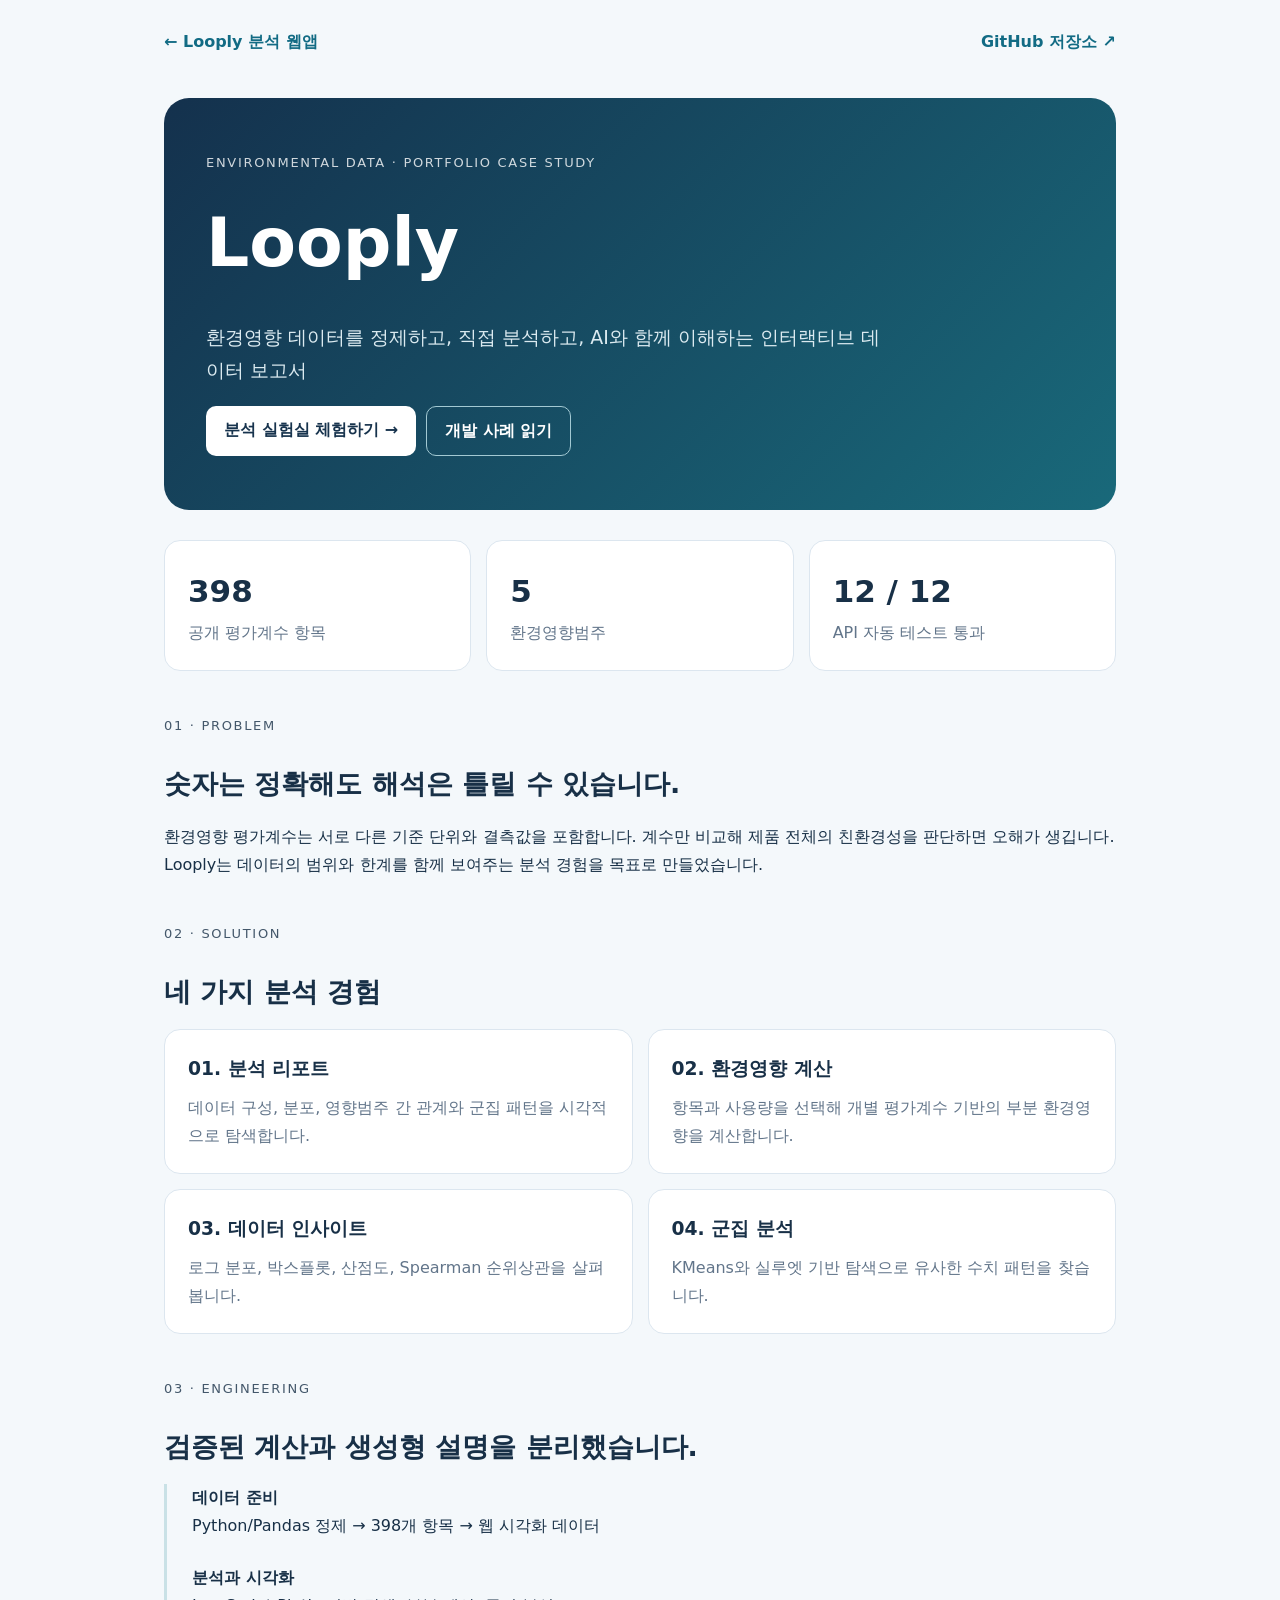
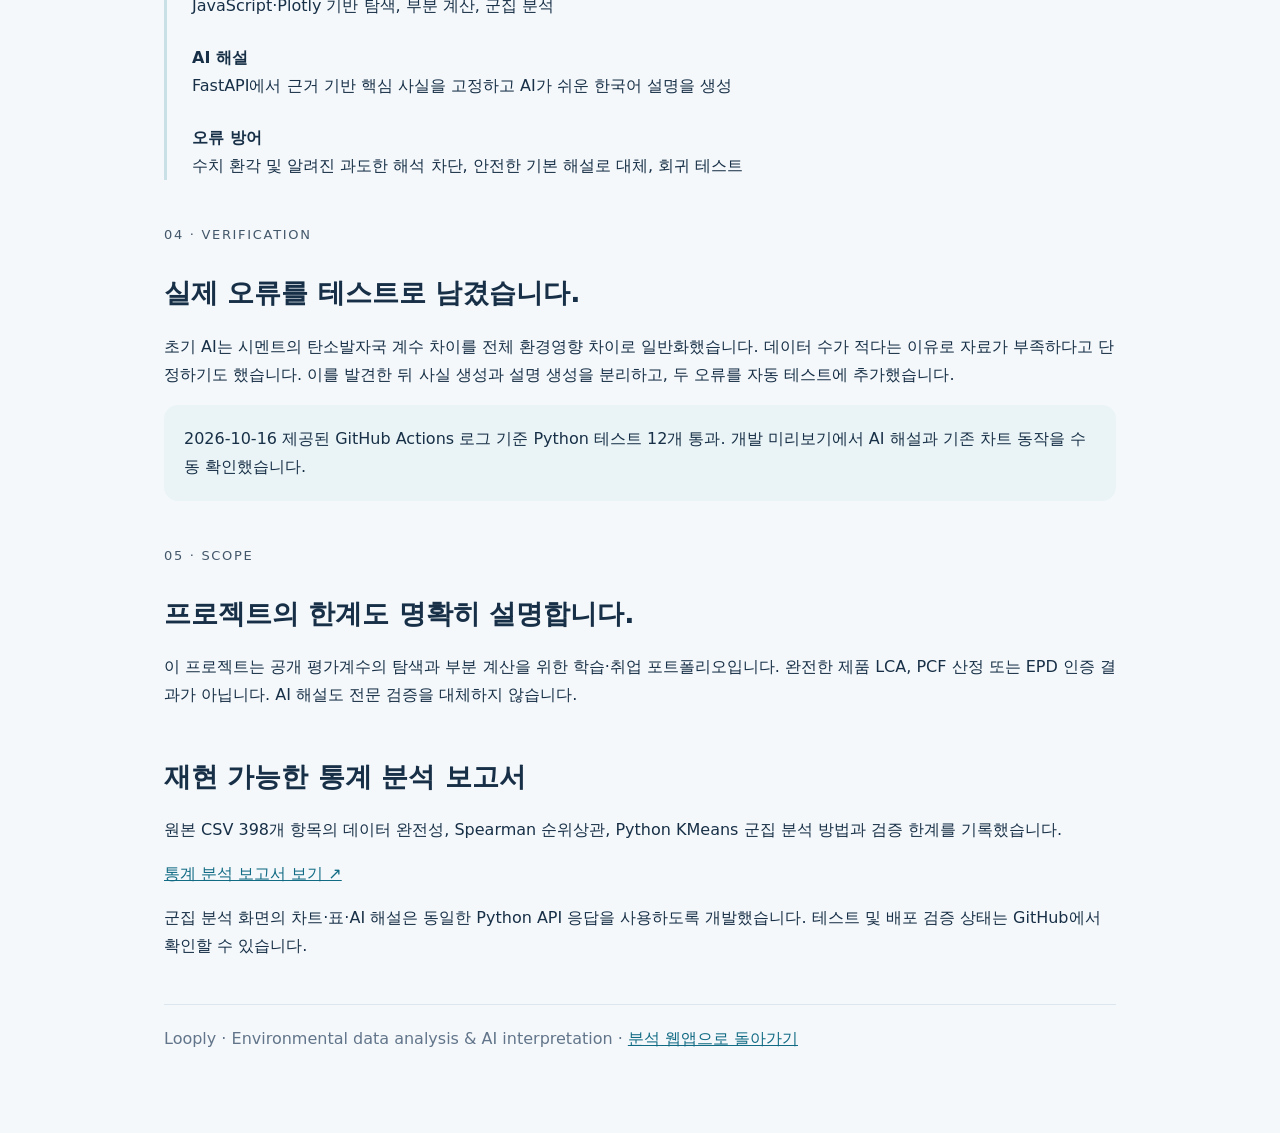
<file: portfolio.html>
<!doctype html><html lang="ko"><head><meta charset="utf-8"><meta name="viewport" content="width=device-width,initial-scale=1"><title>Looply | 프로젝트 소개</title><style>
:root{color-scheme:light;--ink:#183047;--muted:#62758a;--line:#dce6ef;--bg:#f4f8fb;--accent:#207d92}*{box-sizing:border-box}body{margin:0;background:var(--bg);color:var(--ink);font:16px/1.75 system-ui,'Malgun Gothic',sans-serif}main{max-width:1000px;margin:auto;padding:28px 24px 80px}a{color:#126b84}header{display:flex;align-items:center;justify-content:space-between;gap:14px;flex-wrap:wrap}header a{font-weight:700;text-decoration:none}.hero{margin:42px 0 30px;padding:54px 42px;border-radius:25px;background:linear-gradient(135deg,#14314d,#19697a);color:white}.eyebrow{font-size:13px;letter-spacing:.13em;text-transform:uppercase;opacity:.8}.hero h1{font-size:clamp(36px,6vw,68px);margin:8px 0}.hero p{font-size:19px;max-width:680px;color:#dbeaf0}.buttons{display:flex;gap:10px;flex-wrap:wrap}.buttons a{display:inline-block;border-radius:10px;padding:10px 18px;background:#fff;color:#17334d;text-decoration:none;font-weight:700}.buttons a.alt{background:transparent;border:1px solid #a3c9d3;color:white}.stats,.cards{display:grid;grid-template-columns:repeat(3,1fr);gap:15px}.stats div,.card{padding:23px;border:1px solid var(--line);background:white;border-radius:16px}.stats b{font-size:31px;display:block}.stats span,.muted{color:var(--muted)}section{margin:44px 0}h2{font-size:27px;margin-bottom:14px}.cards{grid-template-columns:repeat(2,1fr)}.card h3{margin:0 0 8px}.card p{margin:0;color:var(--muted)}.timeline{border-left:3px solid #c9e1e6;padding-left:25px}.timeline p{margin:0 0 24px}.notice{padding:20px;background:#eaf4f6;border-radius:14px}footer{border-top:1px solid var(--line);padding-top:20px;color:var(--muted)}@media(max-width:650px){.stats,.cards{grid-template-columns:1fr}.hero{padding:34px 24px}}
</style></head><body><main><header><a href="./index.html">← Looply 분석 웹앱</a><a href="https://github.com/goalbangg-prog/Looply-mini-LCA/tree/feature/ai-insights">GitHub 저장소 ↗</a></header>
<div class="hero"><div class="eyebrow">Environmental data · Portfolio case study</div><h1>Looply</h1><p>환경영향 데이터를 정제하고, 직접 분석하고, AI와 함께 이해하는 인터랙티브 데이터 보고서</p><div class="buttons"><a href="./index.html">분석 실험실 체험하기 →</a><a class="alt" href="https://github.com/goalbangg-prog/Looply-mini-LCA/blob/feature/ai-insights/docs/PORTFOLIO_CASE_STUDY.md">개발 사례 읽기</a></div></div>
<div class="stats"><div><b>398</b><span>공개 평가계수 항목</span></div><div><b>5</b><span>환경영향범주</span></div><div><b>12 / 12</b><span>API 자동 테스트 통과</span></div></div>
<section><div class="eyebrow">01 · Problem</div><h2>숫자는 정확해도 해석은 틀릴 수 있습니다.</h2><p>환경영향 평가계수는 서로 다른 기준 단위와 결측값을 포함합니다. 계수만 비교해 제품 전체의 친환경성을 판단하면 오해가 생깁니다. Looply는 데이터의 범위와 한계를 함께 보여주는 분석 경험을 목표로 만들었습니다.</p></section>
<section><div class="eyebrow">02 · Solution</div><h2>네 가지 분석 경험</h2><div class="cards"><div class="card"><h3>01. 분석 리포트</h3><p>데이터 구성, 분포, 영향범주 간 관계와 군집 패턴을 시각적으로 탐색합니다.</p></div><div class="card"><h3>02. 환경영향 계산</h3><p>항목과 사용량을 선택해 개별 평가계수 기반의 부분 환경영향을 계산합니다.</p></div><div class="card"><h3>03. 데이터 인사이트</h3><p>로그 분포, 박스플롯, 산점도, Spearman 순위상관을 살펴봅니다.</p></div><div class="card"><h3>04. 군집 분석</h3><p>KMeans와 실루엣 기반 탐색으로 유사한 수치 패턴을 찾습니다.</p></div></div></section>
<section><div class="eyebrow">03 · Engineering</div><h2>검증된 계산과 생성형 설명을 분리했습니다.</h2><div class="timeline"><p><strong>데이터 준비</strong><br>Python/Pandas 정제 → 398개 항목 → 웹 시각화 데이터</p><p><strong>분석과 시각화</strong><br>JavaScript·Plotly 기반 탐색, 부분 계산, 군집 분석</p><p><strong>AI 해설</strong><br>FastAPI에서 근거 기반 핵심 사실을 고정하고 AI가 쉬운 한국어 설명을 생성</p><p><strong>오류 방어</strong><br>수치 환각 및 알려진 과도한 해석 차단, 안전한 기본 해설로 대체, 회귀 테스트</p></div></section>
<section><div class="eyebrow">04 · Verification</div><h2>실제 오류를 테스트로 남겼습니다.</h2><p>초기 AI는 시멘트의 탄소발자국 계수 차이를 전체 환경영향 차이로 일반화했습니다. 데이터 수가 적다는 이유로 자료가 부족하다고 단정하기도 했습니다. 이를 발견한 뒤 사실 생성과 설명 생성을 분리하고, 두 오류를 자동 테스트에 추가했습니다.</p><div class="notice">2026-10-16 제공된 GitHub Actions 로그 기준 Python 테스트 12개 통과. 개발 미리보기에서 AI 해설과 기존 차트 동작을 수동 확인했습니다.</div></section>
<section><div class="eyebrow">05 · Scope</div><h2>프로젝트의 한계도 명확히 설명합니다.</h2><p>이 프로젝트는 공개 평가계수의 탐색과 부분 계산을 위한 학습·취업 포트폴리오입니다. 완전한 제품 LCA, PCF 산정 또는 EPD 인증 결과가 아닙니다. AI 해설도 전문 검증을 대체하지 않습니다.</p></section>
<section><h2>재현 가능한 통계 분석 보고서</h2><p>원본 CSV 398개 항목의 데이터 완전성, Spearman 순위상관, Python KMeans 군집 분석 방법과 검증 한계를 기록했습니다.</p><p><a href="https://github.com/goalbangg-prog/Looply-mini-LCA/blob/feature/ai-insights/docs/STATISTICAL_ANALYSIS_REPORT.md">통계 분석 보고서 보기 ↗</a></p><p>군집 분석 화면의 차트·표·AI 해설은 동일한 Python API 응답을 사용하도록 개발했습니다. 테스트 및 배포 검증 상태는 GitHub에서 확인할 수 있습니다.</p></section><footer>Looply · Environmental data analysis & AI interpretation · <a href="./index.html">분석 웹앱으로 돌아가기</a></footer></main></body></html>
</file>
